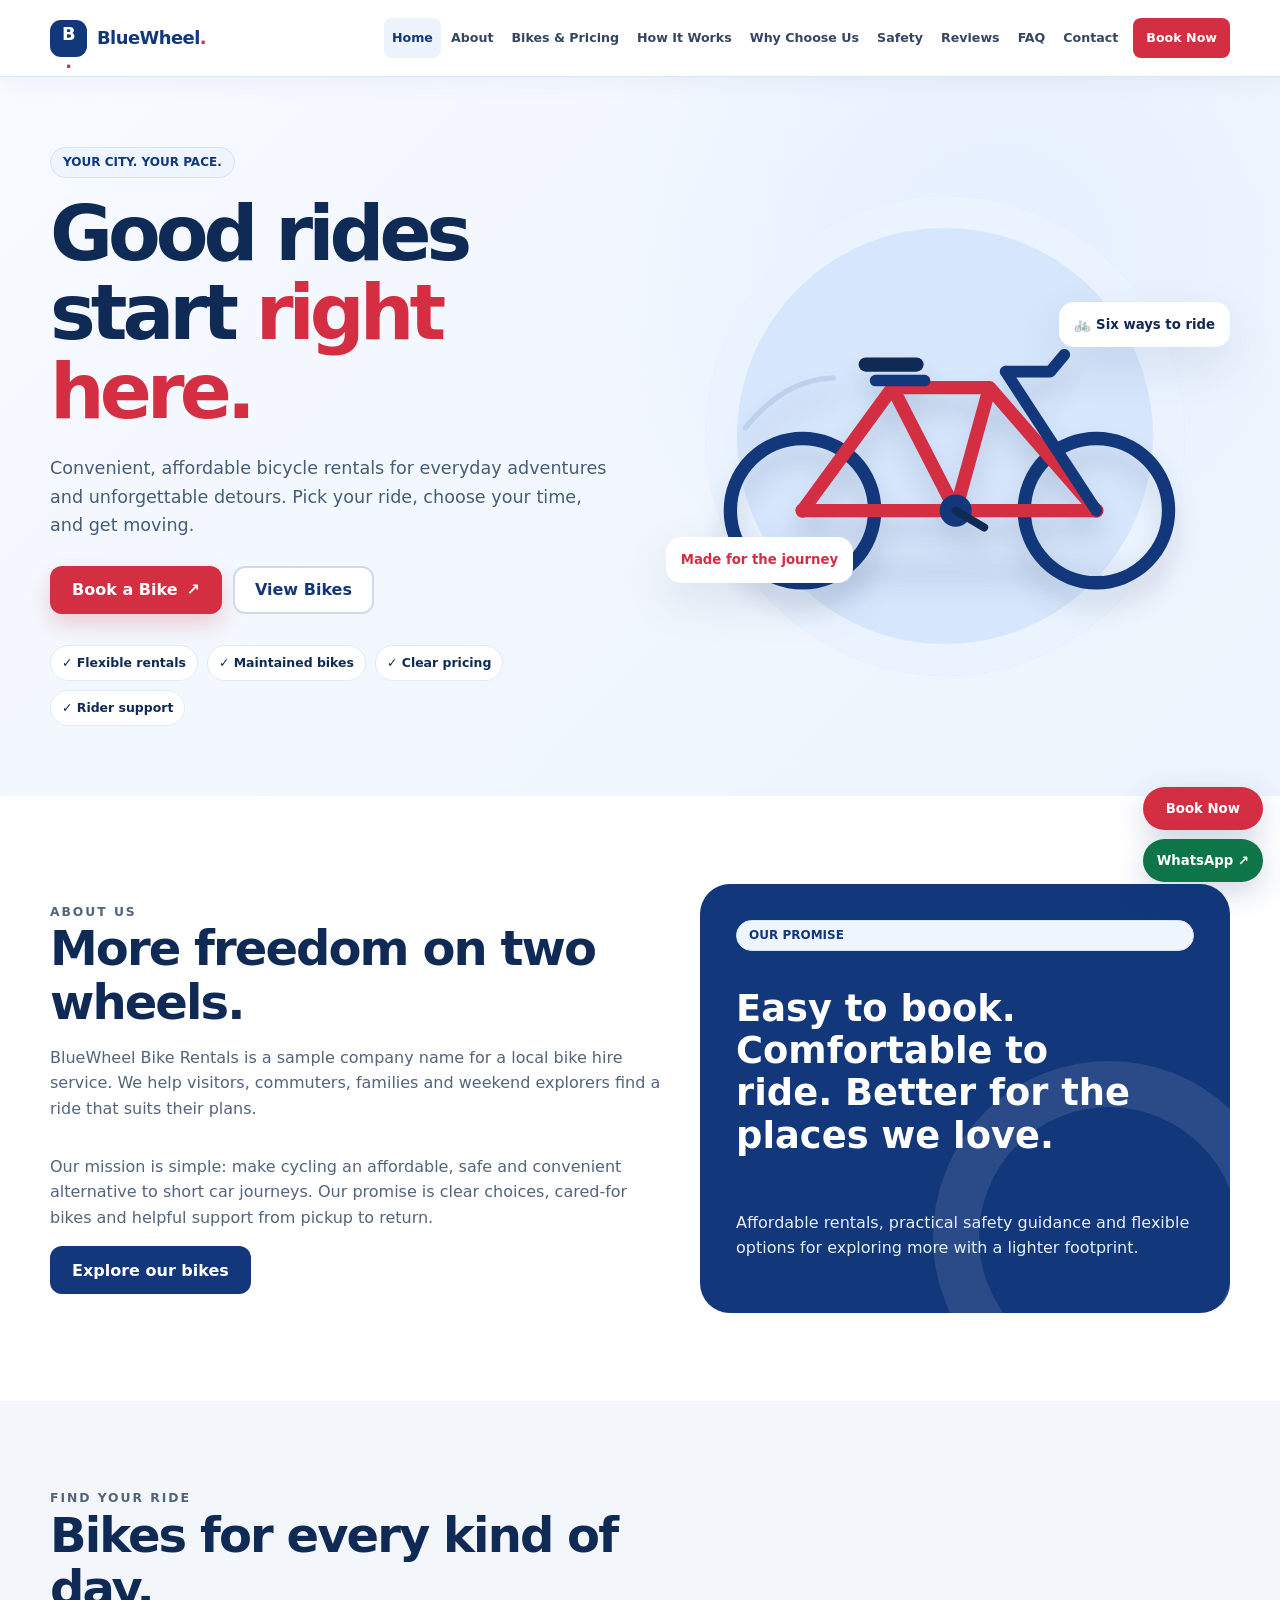
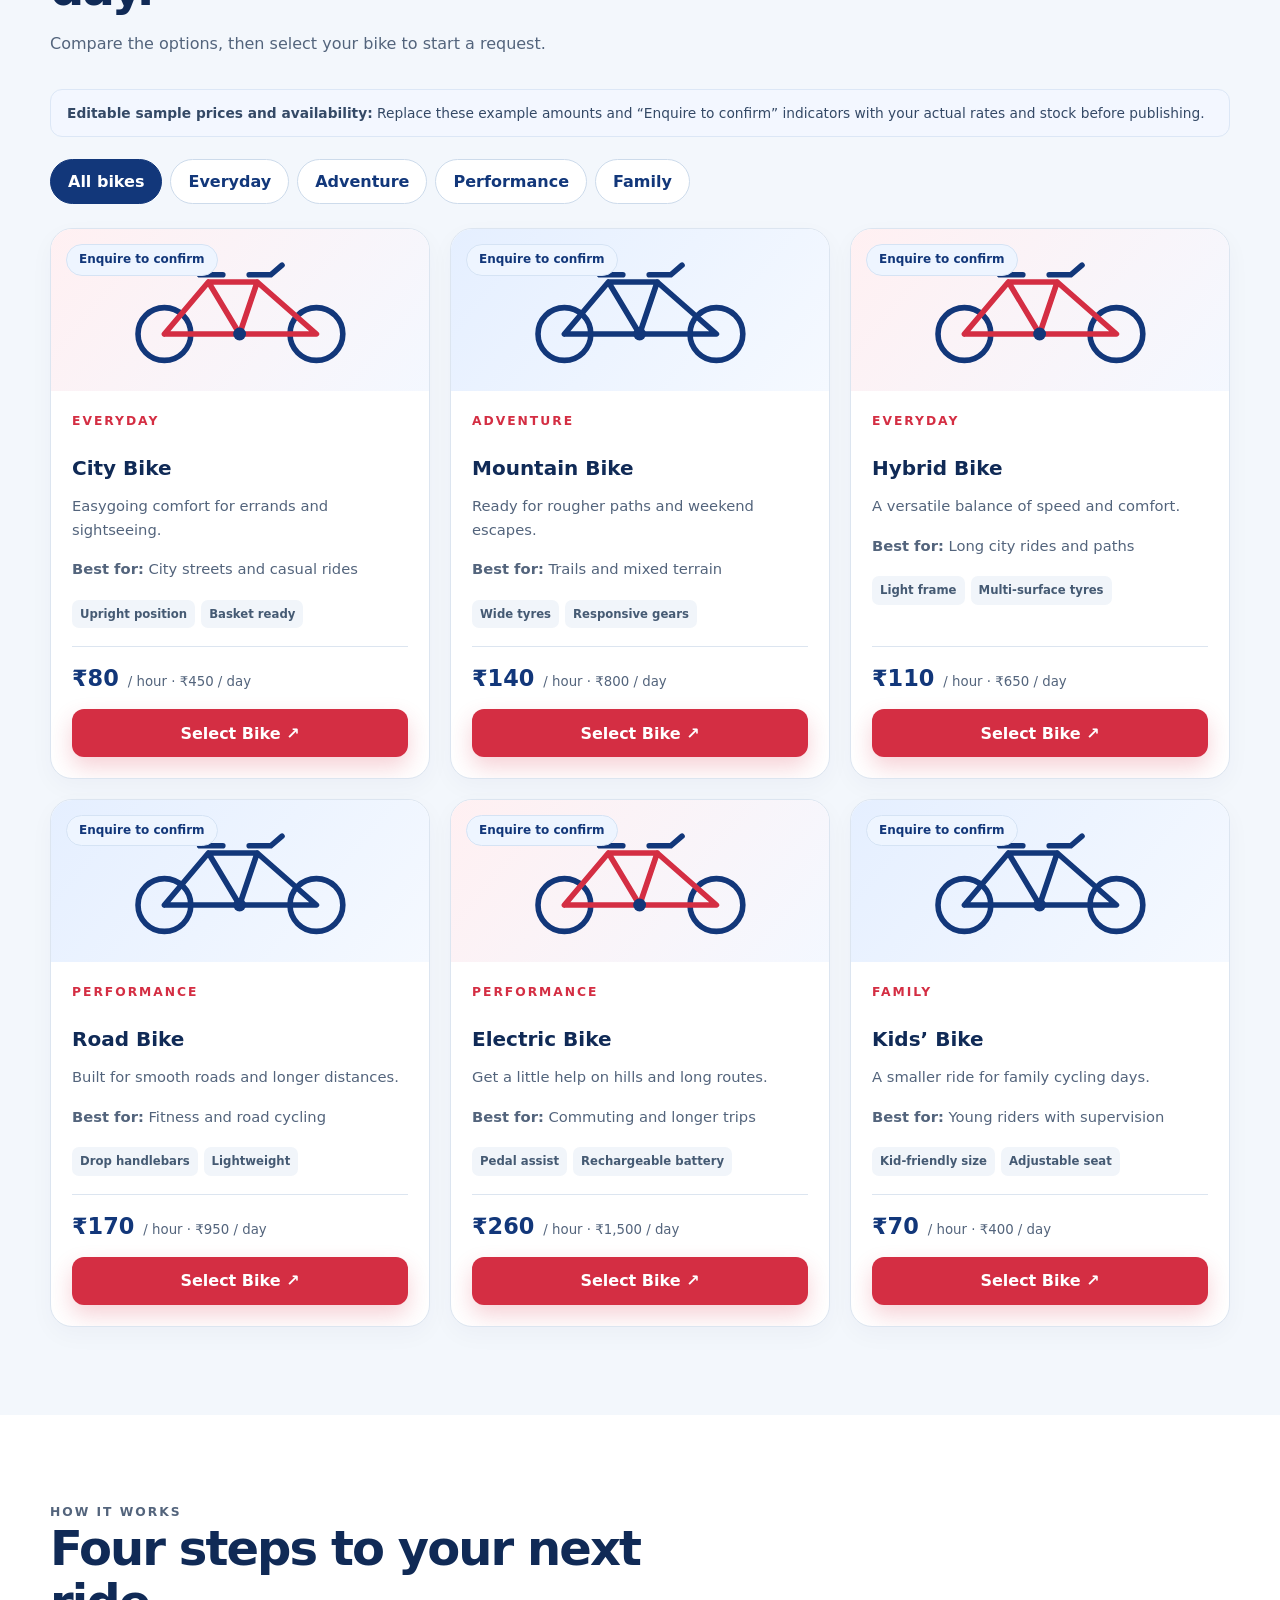
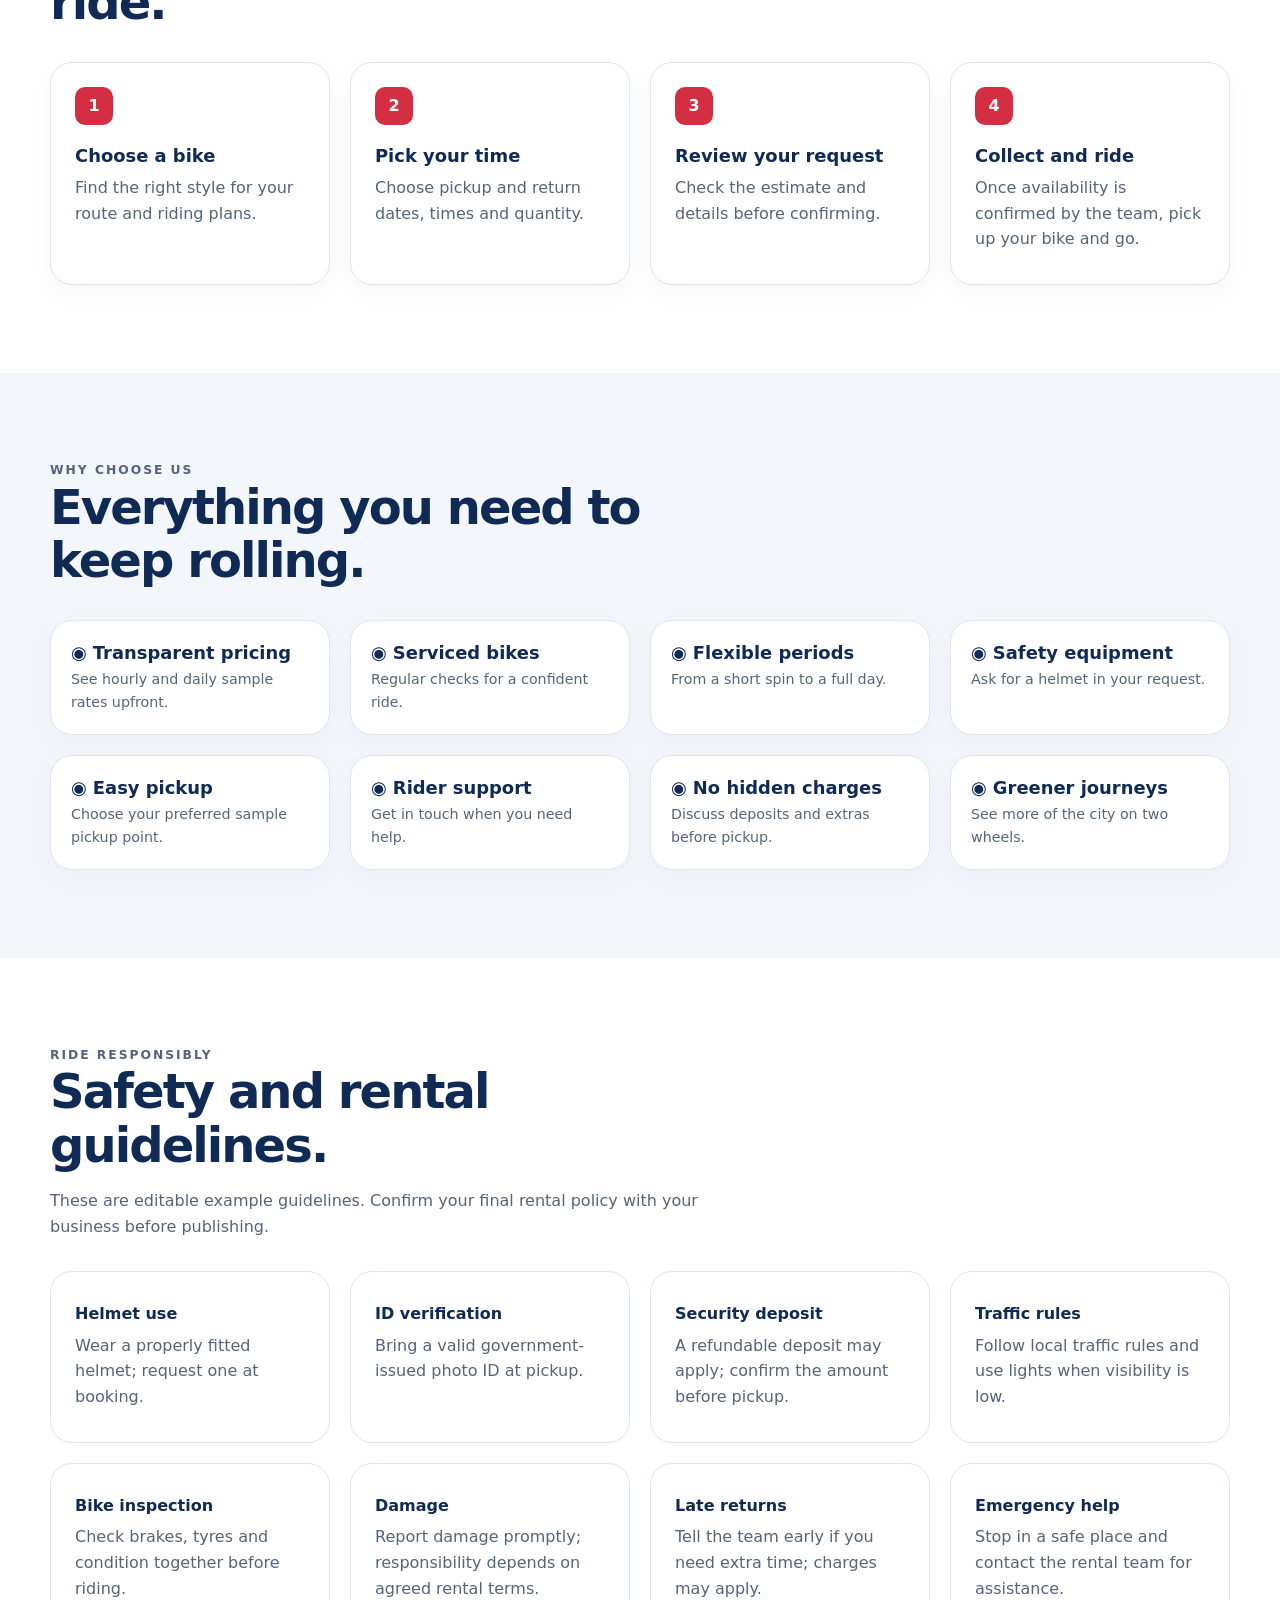
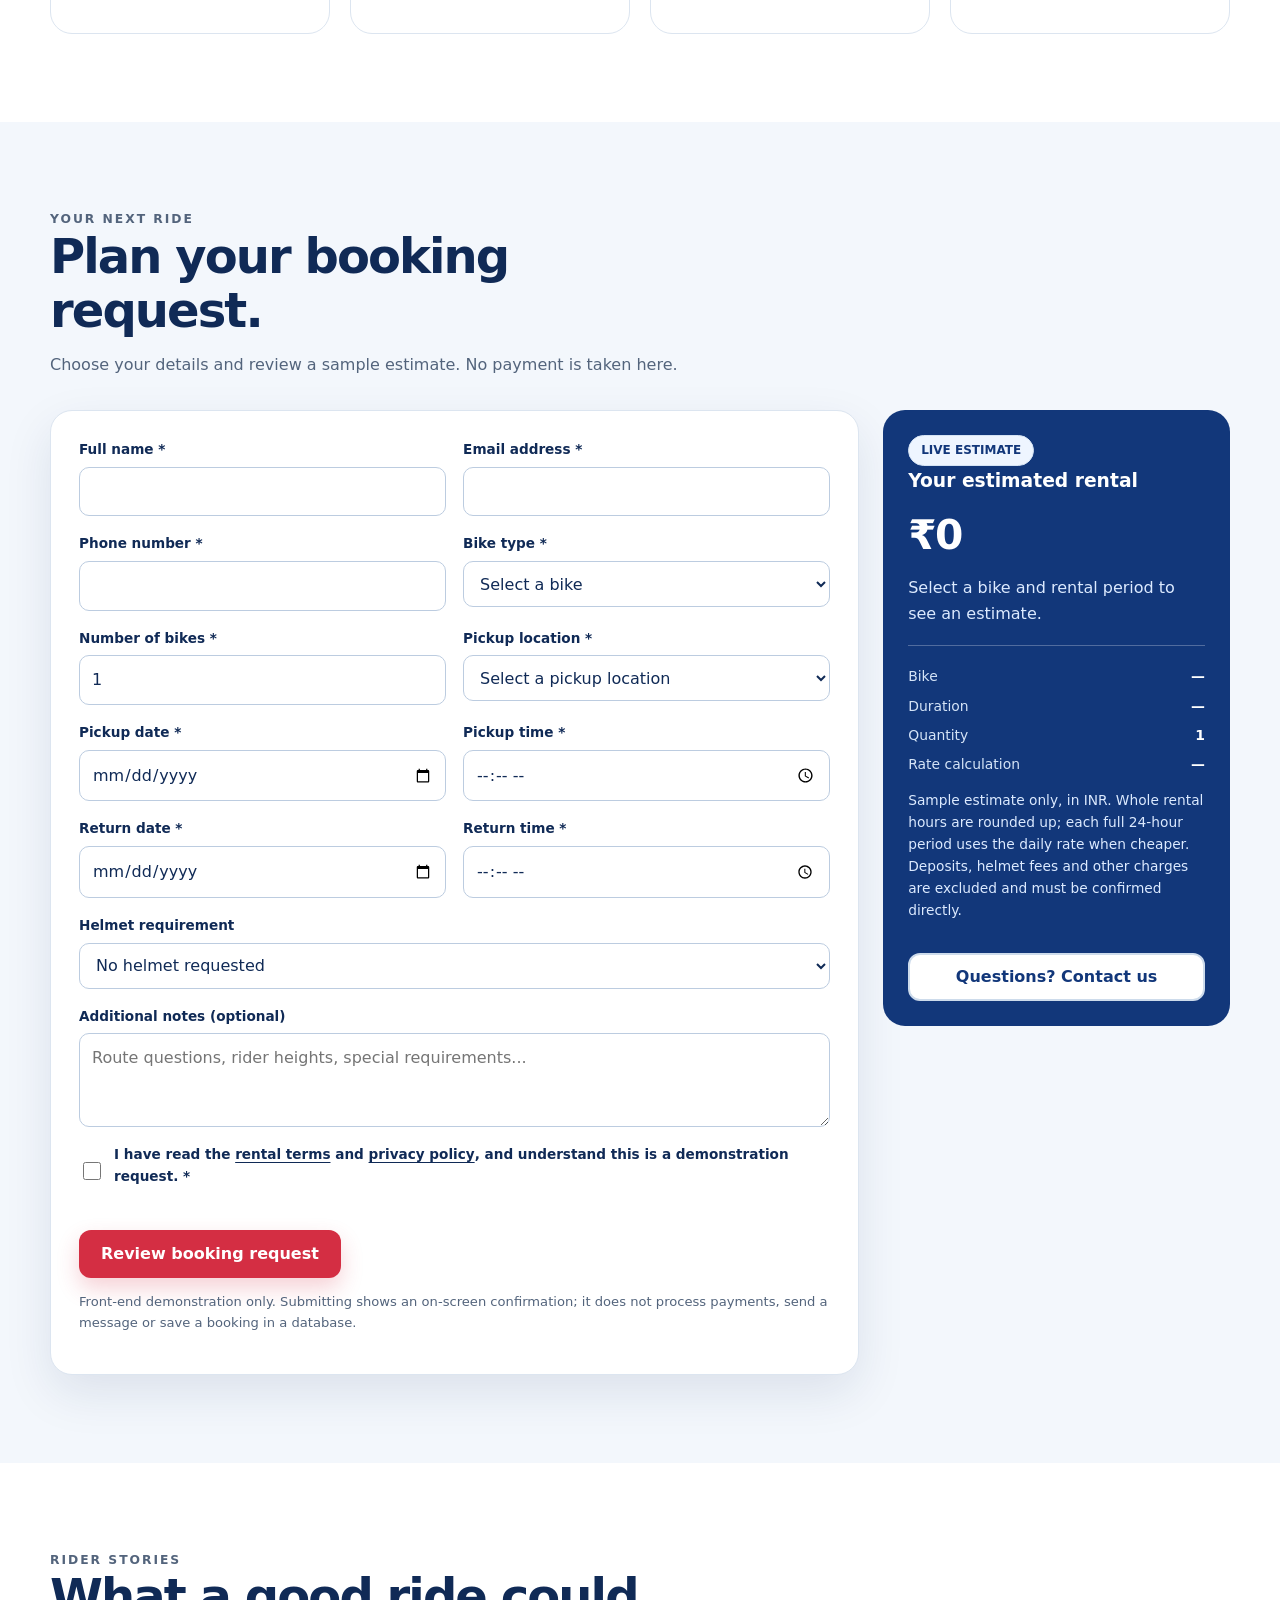
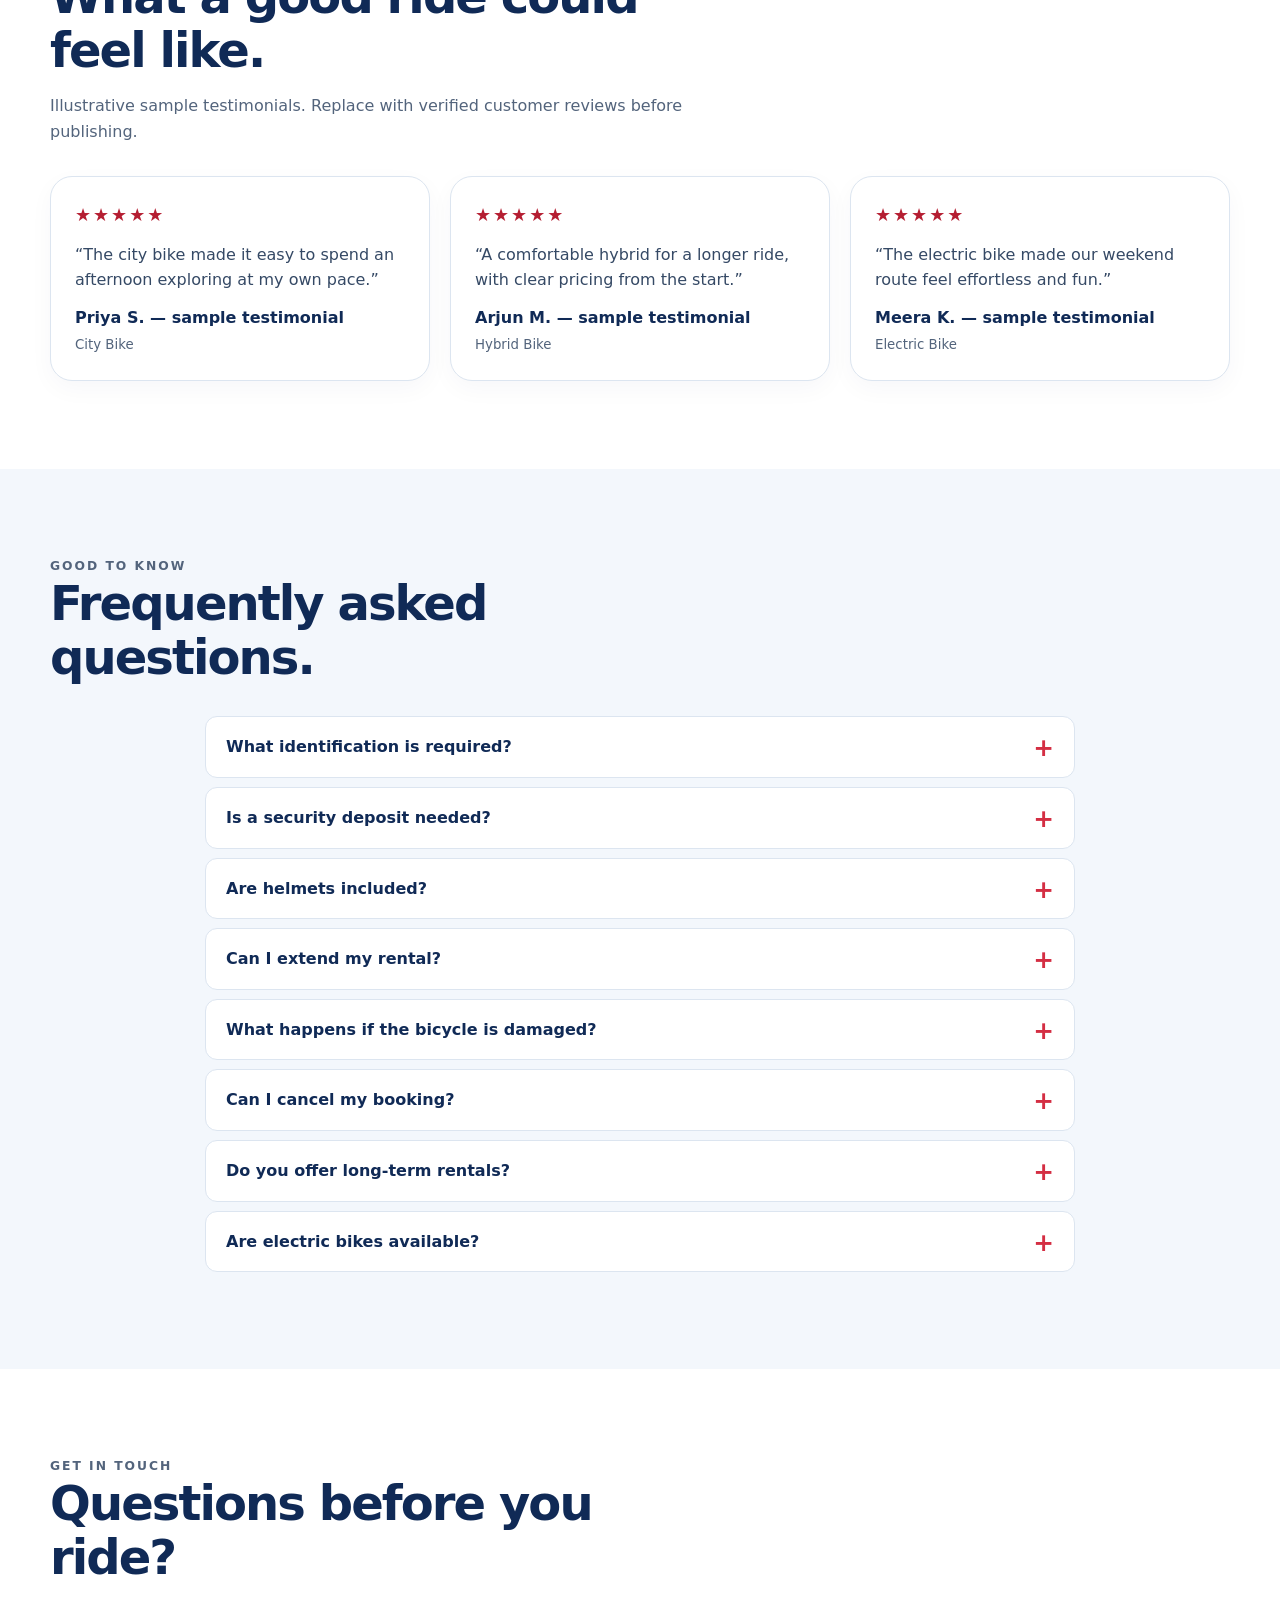
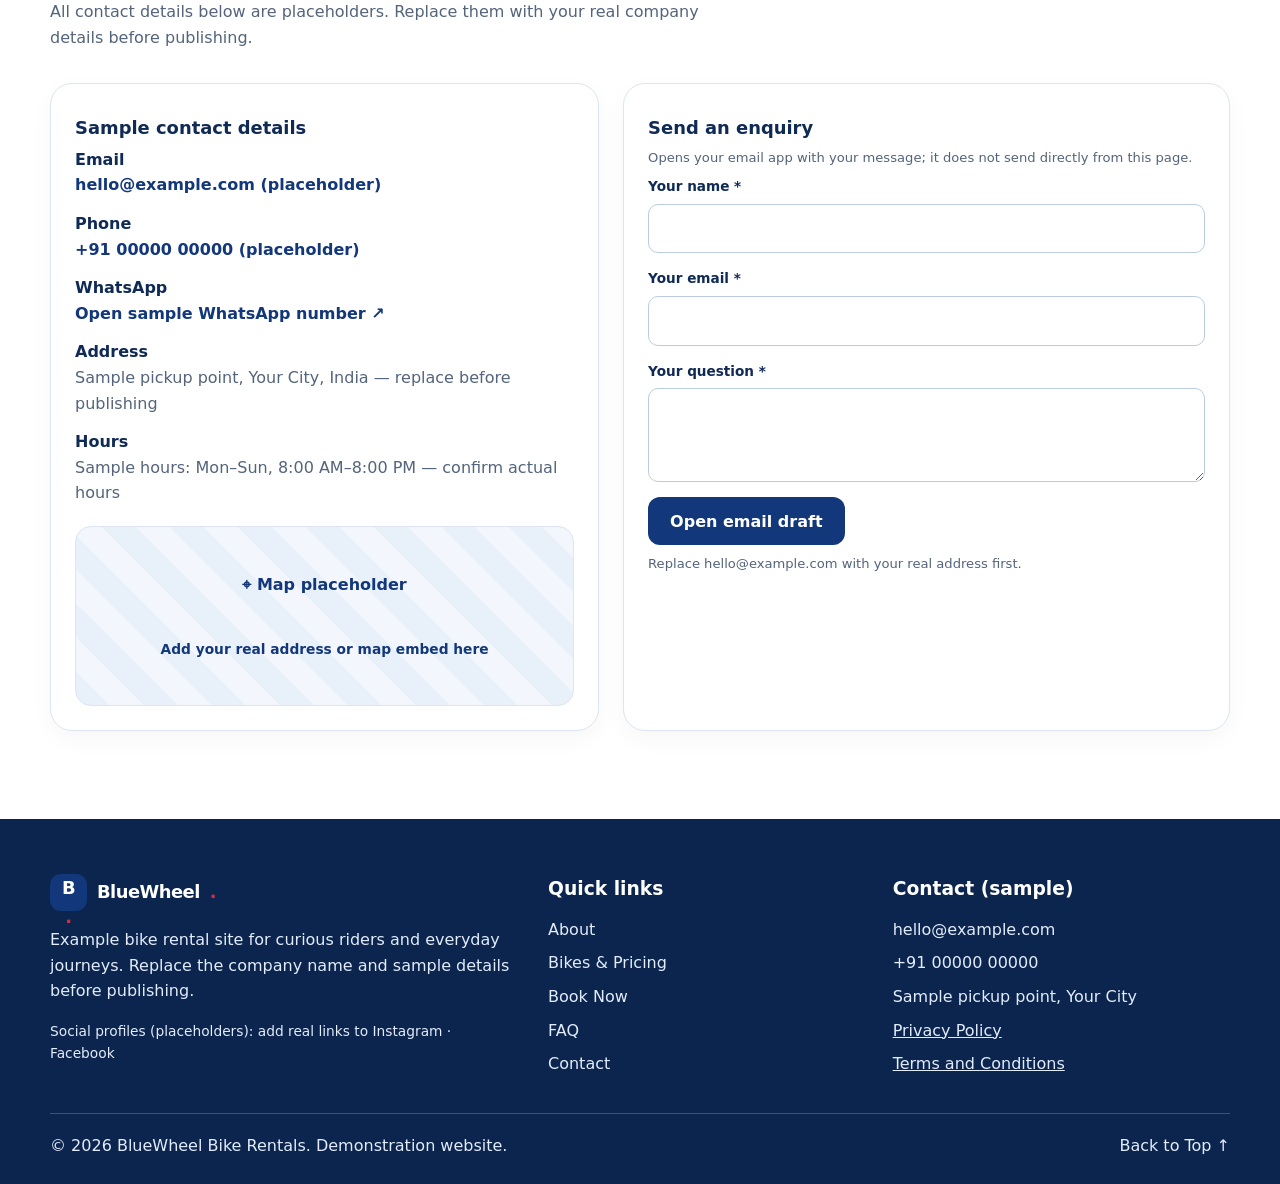
<file: BlueWheel-Bike-Rentals/index.html>
<!doctype html>
<html lang="en">
<head>
  <meta charset="utf-8">
  <meta name="viewport" content="width=device-width, initial-scale=1">
  <meta name="theme-color" content="#12377a">
  <meta name="description" content="Explore affordable city, mountain, hybrid, road, electric and kids' bike rentals. Compare sample prices and plan your next ride with BlueWheel Bike Rentals.">
  <meta name="keywords" content="bike rental, bicycle rental, cycle hire, city bike, mountain bike, electric bike, India">
  <title>BlueWheel Bike Rentals | Find your next ride</title>
  <style>
    /* EDIT BRAND COLOURS HERE. All artwork and icons below are embedded in this file. */
    :root{--blue:#12377a;--navy:#102a56;--red:#d42e43;--red-dark:#af1d32;--light:#f3f7fc;--line:#dce5f0;--muted:#53647c;--white:#fff;--shadow:0 18px 48px rgba(16,42,86,.10);--radius:22px}
    *{box-sizing:border-box}html{scroll-behavior:smooth;scroll-padding-top:104px}body{margin:0;color:var(--navy);font:16px/1.6 system-ui,-apple-system,Segoe UI,Roboto,Arial,sans-serif;background:#fff}body.dialog-open{overflow:hidden}button,input,select,textarea{font:inherit}button{cursor:pointer}a{color:inherit;text-decoration:none}img,svg{max-width:100%}section[id],header[id]{scroll-margin-top:105px}:focus-visible{outline:3px solid #e45a69;outline-offset:3px}.container{width:min(1180px,calc(100% - 40px));margin:auto}.section{padding:88px 0}.soft{background:var(--light)}.eyebrow{color:var(--red);font-size:.77rem;letter-spacing:.16em;font-weight:850;text-transform:uppercase;margin:0 0 12px}.section-heading{max-width:680px;margin-bottom:32px}.section-heading h2{font-size:clamp(2rem,4vw,3rem);line-height:1.12;letter-spacing:-.04em;margin:0 0 15px}.section-heading p{color:var(--muted);margin:0}.muted{color:var(--muted)}.small{font-size:.86rem}.pill{display:inline-flex;align-items:center;gap:6px;border:1px solid #d5e3f4;background:#eef5ff;color:var(--blue);border-radius:99px;padding:5px 12px;font-size:.75rem;font-weight:800}.btn{display:inline-flex;align-items:center;justify-content:center;gap:9px;min-height:48px;border:2px solid transparent;border-radius:12px;padding:11px 20px;font-weight:800;line-height:1.2;transition:transform .2s,background .2s,box-shadow .2s;text-align:center}.btn:hover{transform:translateY(-2px)}.btn-red{background:var(--red);color:#fff;box-shadow:0 10px 22px rgba(212,46,67,.22)}.btn-red:hover{background:var(--red-dark)}.btn-blue{background:var(--blue);color:#fff}.btn-blue:hover{background:#204c9c}.btn-outline{border-color:#cddbeb;background:#fff;color:var(--blue)}.btn-outline:hover{border-color:var(--blue)}.btn-small{min-height:42px;padding:9px 15px;font-size:.89rem}.link{color:var(--blue);text-decoration:underline;text-underline-offset:3px}.skip{position:absolute;left:12px;top:-70px;z-index:100;background:#fff;padding:10px}.skip:focus{top:10px}
    .site-header{position:sticky;top:0;z-index:40;background:rgba(255,255,255,.97);border-bottom:1px solid var(--line);box-shadow:0 6px 22px rgba(16,42,86,.045)}.nav-wrap{min-height:76px;display:flex;align-items:center;gap:18px}.brand{display:inline-flex;align-items:center;gap:10px;white-space:nowrap;font-size:1.12rem;font-weight:900;letter-spacing:-.03em;color:var(--blue)}.brand-mark{display:grid;place-items:center;height:37px;width:37px;border-radius:11px;background:var(--blue);color:#fff;font-weight:900}.brand .accent{color:var(--red)}.nav{display:flex;align-items:center;gap:2px;margin-left:auto}.nav a{display:inline-flex;align-items:center;min-height:40px;padding:6px 8px;font-size:.79rem;font-weight:750;border-radius:8px;white-space:nowrap;color:#344663}.nav a:hover,.nav a.active{background:#edf3fd;color:var(--blue)}.nav .nav-book{background:var(--red);color:#fff;margin-left:5px;padding-inline:13px}.nav .nav-book:hover,.nav .nav-book.active{background:var(--red-dark);color:#fff}.menu-toggle{display:none;margin-left:auto;border:1px solid var(--line);background:#fff;border-radius:10px;width:44px;height:44px;color:var(--blue);font-size:1.35rem;line-height:1}
    .hero{background:radial-gradient(circle at 78% 25%,#e5efff 0,transparent 37%),linear-gradient(135deg,#f7faff,#edf4fd);overflow:hidden}.hero-grid{display:grid;grid-template-columns:1fr 1fr;align-items:center;gap:40px;min-height:625px;padding:70px 0}.hero h1{font-size:clamp(2.8rem,6vw,5.3rem);line-height:1.03;letter-spacing:-.065em;margin:16px 0 23px;max-width:710px}.hero h1 em{font-style:normal;color:var(--red)}.hero-copy>p{font-size:1.1rem;color:#455d78;max-width:560px}.hero-actions{display:flex;flex-wrap:wrap;gap:11px;margin:27px 0}.trust-row{display:flex;flex-wrap:wrap;gap:9px;margin-top:31px}.trust-row span{background:#fff;border:1px solid #dfebf7;border-radius:99px;padding:7px 11px;font-size:.78rem;font-weight:700}.visual{position:relative;min-height:385px;display:grid;place-items:center}.visual:before{content:"";position:absolute;width:min(100%,480px);aspect-ratio:1;border-radius:50%;background:#d6e6fc;box-shadow:inset 0 0 0 32px #eaf3ff}.visual:after{content:"";position:absolute;inset:auto 12% 12% 12%;height:20px;background:#17386a;opacity:.12;filter:blur(13px);border-radius:50%}.bike-art{position:relative;z-index:1;filter:drop-shadow(0 18px 12px rgba(24,48,90,.16))}.visual-tag{position:absolute;z-index:2;right:0;top:15%;background:#fff;padding:12px 15px;border-radius:15px;box-shadow:var(--shadow);font-size:.83rem;font-weight:850}.visual-tag.bottom{left:1%;right:auto;top:auto;bottom:12%;color:var(--red)}
    .grid{display:grid;gap:20px}.three{grid-template-columns:repeat(3,minmax(0,1fr))}.four{grid-template-columns:repeat(4,minmax(0,1fr))}.two{grid-template-columns:repeat(2,minmax(0,1fr))}.card{background:#fff;border:1px solid var(--line);border-radius:var(--radius);box-shadow:0 8px 24px rgba(16,42,86,.035);padding:24px}.card h3{font-size:1.12rem;line-height:1.3;margin:8px 0}.card p{color:var(--muted);margin:8px 0}.icon-tile{display:grid;place-items:center;width:46px;height:46px;background:#e9f1ff;color:var(--blue);border-radius:13px;font-size:1.3rem;font-weight:900}.about-grid{display:grid;grid-template-columns:1.08fr .92fr;gap:28px;align-items:center}.about-panel{background:var(--blue);color:white;border-radius:30px;padding:36px;min-height:315px;display:flex;flex-direction:column;justify-content:space-between;position:relative;overflow:hidden}.about-panel:before{content:"";position:absolute;right:-55px;bottom:-100px;width:260px;height:260px;border:46px solid rgba(255,255,255,.10);border-radius:50%}.about-panel h3{font-size:clamp(1.5rem,3vw,2.3rem);line-height:1.15;max-width:400px}.about-panel p{color:#e5efff;max-width:460px}.about-panel>*{position:relative}.filter-bar{display:flex;gap:8px;flex-wrap:wrap;margin:22px 0 24px}.filter{background:#fff;border:1px solid #cddbeb;border-radius:99px;padding:9px 17px;color:var(--blue);font-weight:750}.filter:hover,.filter[aria-pressed="true"]{background:var(--blue);border-color:var(--blue);color:#fff}.bike-card{padding:0;overflow:hidden;display:flex;flex-direction:column}.bike-image{height:162px;display:grid;place-items:center;position:relative;background:linear-gradient(130deg,#e5efff,#f5f9ff)}.bike-image.red{background:linear-gradient(130deg,#fff0f2,#f4f8ff)}.bike-image svg{width:78%;height:120px}.bike-image .tag{position:absolute;left:15px;top:15px}.bike-body{padding:21px;display:flex;flex-direction:column;flex:1}.bike-body h3{font-size:1.25rem;margin:11px 0 5px}.bike-body p{font-size:.92rem}.bike-features{display:flex;flex-wrap:wrap;gap:6px;margin:11px 0 18px}.bike-features span{background:#f1f5fa;padding:5px 8px;border-radius:7px;font-size:.73rem;color:#455a73;font-weight:750}.price-line{display:flex;align-items:baseline;gap:9px;border-top:1px solid var(--line);padding:14px 0 12px;margin-top:auto}.price-line strong{color:var(--blue);font-size:1.4rem}.price-line small{color:var(--muted)}.bike-body .btn{width:100%}.sample-note{padding:12px 16px;border:1px solid #dce7f6;border-radius:12px;background:#f3f7ff;color:#344966;font-size:.86rem}.steps .card{position:relative}.step-num{display:grid;place-items:center;width:38px;height:38px;border-radius:10px;background:var(--red);color:#fff;font-weight:900}.steps .card h3{margin-top:19px}.benefit-list .card{padding:20px}.benefit-list .card h3{margin:0 0 4px}.benefit-list .card p{font-size:.89rem;margin:0}.guidelines .card{box-shadow:none}.guidelines .card h3{font-size:1rem}.review-stars{color:#b51e32;letter-spacing:2px;font-size:1.12rem}.review-card blockquote{margin:12px 0;color:#354965}.review-card strong{display:block}.review-card small{color:var(--muted)}
    .booking-layout{display:grid;grid-template-columns:1.4fr .6fr;gap:24px;align-items:start}.booking-form{background:#fff;border:1px solid var(--line);border-radius:var(--radius);padding:28px;box-shadow:var(--shadow)}.form-grid{display:grid;grid-template-columns:repeat(2,minmax(0,1fr));gap:17px}.field{display:flex;flex-direction:column;gap:6px}.field.full{grid-column:1/-1}.field label,.field>span{font-size:.85rem;font-weight:800}.field input,.field select,.field textarea{width:100%;border:1.5px solid #bccce0;border-radius:10px;background:#fff;color:var(--navy);padding:11px 12px;min-height:46px}.field textarea{min-height:94px;resize:vertical}.field input:focus,.field select:focus,.field textarea:focus{border-color:var(--blue);outline:2px solid #d9e6ff}.field input[aria-invalid="true"],.field select[aria-invalid="true"]{border-color:var(--red)}.check-row{display:flex;gap:10px;align-items:flex-start;font-size:.9rem}.check-row input{width:18px;height:18px;flex:none;margin-top:4px;accent-color:var(--blue)}.estimate-card{background:var(--blue);color:#fff;border-radius:var(--radius);padding:25px;position:sticky;top:98px}.estimate-card p{color:#dceaff}.estimate-card h3{margin:0 0 16px}.estimate-card .amount{font-size:2.55rem;line-height:1.15;font-weight:900;letter-spacing:-.04em}.estimate-card .btn{width:100%;margin-top:18px}.estimate-card dl{display:grid;grid-template-columns:1fr auto;gap:7px;font-size:.87rem}.estimate-card dt{color:#d5e4f7}.estimate-card dd{margin:0;text-align:right;font-weight:750}.estimate-card hr{border:0;border-top:1px solid #ffffff44;margin:19px 0}.hint{font-size:.82rem;color:var(--muted)}.error{color:var(--red-dark);font-size:.85rem;font-weight:750;min-height:1.2em;margin:8px 0}.status{border-radius:12px;padding:12px 16px;margin:15px 0;background:#e7f6ed;color:#145435;border:1px solid #bfe7cb}.status[hidden],[hidden]{display:none!important}.faq-list{max-width:870px;margin:auto}.faq-list details{background:#fff;border:1px solid var(--line);border-radius:12px;margin:9px 0;padding:0 20px}.faq-list summary{cursor:pointer;list-style:none;padding:17px 28px 17px 0;font-weight:800;position:relative}.faq-list summary::-webkit-details-marker{display:none}.faq-list summary:after{content:"+";position:absolute;right:0;top:11px;font-size:1.55rem;color:var(--red)}.faq-list details[open] summary:after{content:"−"}.faq-list details p{margin:0 0 18px;color:var(--muted)}.contact-grid{display:grid;grid-template-columns:.95fr 1.05fr;gap:24px}.contact-links{display:grid;gap:13px}.contact-links a{color:var(--blue);font-weight:750;overflow-wrap:anywhere}.map-placeholder{background:repeating-linear-gradient(45deg,#e8f0fa,#e8f0fa 24px,#f3f7fd 24px,#f3f7fd 48px);border:1px solid var(--line);border-radius:16px;min-height:180px;display:grid;place-items:center;text-align:center;padding:25px;color:var(--blue);font-weight:800;margin-top:20px}.contact-form .field{margin:0 0 15px}.footer{background:#0c254e;color:#e2ecfa;padding:55px 0 26px}.footer h3{color:white;margin:0 0 13px}.footer-grid{display:grid;grid-template-columns:1.5fr 1fr 1.1fr;gap:38px}.footer a{color:#e2ecfa}.footer a:hover{text-decoration:underline}.footer ul{list-style:none;padding:0;margin:0;display:grid;gap:8px}.footer-bottom{border-top:1px solid #ffffff33;margin-top:35px;padding-top:19px;display:flex;justify-content:space-between;flex-wrap:wrap;gap:12px}.text-button{border:0;background:none;padding:0;color:inherit;text-decoration:underline;cursor:pointer}.float-actions{position:fixed;right:17px;bottom:18px;z-index:30;display:grid;gap:9px}.float-actions a{display:inline-flex;justify-content:center;align-items:center;box-shadow:0 10px 30px #12377a33;border-radius:99px;min-height:43px;padding:8px 14px;font-size:.83rem;font-weight:850}.float-book{background:var(--red);color:white}.float-wa{background:#0d7548;color:white}
    .modal{border:0;border-radius:20px;padding:0;max-width:min(580px,calc(100% - 28px));width:100%;box-shadow:0 24px 70px #0b224d55;color:var(--navy)}.modal::backdrop{background:#071d3d99}.modal-inner{padding:25px}.modal-top{display:flex;justify-content:space-between;align-items:start;gap:14px}.modal h2{margin:0;font-size:1.6rem}.close{border:0;background:#edf3fb;border-radius:9px;color:var(--blue);width:37px;height:37px;font-size:1.35rem;line-height:1}.summary-rows{display:grid;grid-template-columns:1fr 1.5fr;gap:8px;border-top:1px solid var(--line);padding-top:15px;margin:17px 0}.summary-rows dt{color:var(--muted)}.summary-rows dd{margin:0;font-weight:750;overflow-wrap:anywhere}.modal-actions{display:flex;gap:10px;flex-wrap:wrap}.modal-scroll{max-height:min(70vh,640px);overflow:auto}.reveal{opacity:0;transform:translateY(18px);transition:opacity .5s,transform .5s}.reveal.visible{opacity:1;transform:none}
    @media(max-width:1100px){.menu-toggle{display:block}.nav{display:none;position:absolute;top:76px;left:0;right:0;background:white;box-shadow:var(--shadow);padding:15px 20px 22px;max-height:calc(100vh - 76px);overflow:auto;flex-direction:column;align-items:stretch}.nav.open{display:flex}.nav a{font-size:.96rem;padding:10px 14px}.nav .nav-book{margin:8px 0 0}.three{grid-template-columns:repeat(2,minmax(0,1fr))}.four{grid-template-columns:repeat(2,minmax(0,1fr))}}
    @media(max-width:760px){.section{padding:65px 0}.hero-grid,.about-grid,.booking-layout,.contact-grid{grid-template-columns:1fr}.hero-grid{gap:0;padding:57px 0 40px;min-height:0}.hero h1{font-size:clamp(2.75rem,10vw,4.6rem)}.visual{min-height:290px}.visual:before{max-width:330px}.visual-tag{right:3%;top:12%}.visual-tag.bottom{left:2%}.bike-art{max-width:400px}.estimate-card{position:static}.footer-grid{grid-template-columns:repeat(2,1fr)}.footer-grid>div:first-child{grid-column:1/-1}}
    @media(max-width:530px){.container{width:min(100% - 30px,1180px)}.three,.four,.two,.form-grid,.footer-grid{grid-template-columns:1fr}.field.full{grid-column:auto}.footer-grid>div:first-child{grid-column:auto}.hero-actions .btn{flex:1}.visual-tag{font-size:.72rem}.booking-form{padding:20px}.float-actions{right:10px;bottom:10px}.float-actions a{min-height:40px;padding:7px 10px;font-size:.73rem}.summary-rows{grid-template-columns:1fr;gap:1px}.summary-rows dd{margin-bottom:10px}}
    @media(prefers-reduced-motion:reduce){html{scroll-behavior:auto}*,*:before,*:after{animation-duration:.01ms!important;transition-duration:.01ms!important}.reveal{opacity:1;transform:none}}
  </style>
</head>
<body>
  <a class="skip" href="#main">Skip to main content</a>
  <header class="site-header" id="home"><div class="container nav-wrap">
    <!-- EDIT COMPANY NAME HERE and in the footer, title, and README. -->
    <a class="brand" href="#home" aria-label="BlueWheel Bike Rentals, home"><span class="brand-mark" aria-hidden="true">B<span class="accent">.</span></span><span>BlueWheel<span class="accent">.</span></span></a>
    <button class="menu-toggle" id="menuToggle" type="button" aria-label="Open navigation menu" aria-controls="nav" aria-expanded="false">☰</button>
    <nav class="nav" id="nav" aria-label="Main navigation"><a href="#home">Home</a><a href="#about">About</a><a href="#bikes">Bikes &amp; Pricing</a><a href="#how">How It Works</a><a href="#why">Why Choose Us</a><a href="#safety">Safety</a><a href="#reviews">Reviews</a><a href="#faq">FAQ</a><a href="#contact">Contact</a><a class="nav-book" href="#booking">Book Now</a></nav>
  </div></header>
  <main id="main">
    <section class="hero" aria-labelledby="hero-title"><div class="container hero-grid"><div class="hero-copy"><span class="pill">YOUR CITY. YOUR PACE.</span><h1 id="hero-title">Good rides start <em>right here.</em></h1><p>Convenient, affordable bicycle rentals for everyday adventures and unforgettable detours. Pick your ride, choose your time, and get moving.</p><div class="hero-actions"><a href="#booking" class="btn btn-red">Book a Bike <span aria-hidden="true">↗</span></a><a href="#bikes" class="btn btn-outline">View Bikes</a></div><div class="trust-row" aria-label="Rental highlights"><span>✓ Flexible rentals</span><span>✓ Maintained bikes</span><span>✓ Clear pricing</span><span>✓ Rider support</span></div></div><div class="visual" role="img" aria-label="Illustration of a red and blue bicycle"><svg class="bike-art" viewBox="0 0 640 390" aria-hidden="true"><circle cx="160" cy="278" r="81" fill="none" stroke="#12377a" stroke-width="15"/><circle cx="490" cy="278" r="81" fill="none" stroke="#12377a" stroke-width="15"/><circle cx="160" cy="278" r="8" fill="#d42e43"/><circle cx="490" cy="278" r="8" fill="#d42e43"/><path d="M160 278 261 140 332 278H160m101-138 109 0 120 138H332m38-138-38 138" fill="none" stroke="#d42e43" stroke-width="15" stroke-linecap="round" stroke-linejoin="round"/><path d="M242 132h55m91-10h50l16-19m-66 19 102 156" fill="none" stroke="#12377a" stroke-width="13" stroke-linecap="round" stroke-linejoin="round"/><path d="M231 114h57" stroke="#102a56" stroke-width="16" stroke-linecap="round"/><circle cx="332" cy="278" r="18" fill="#12377a"/><path d="m332 278 32 19" stroke="#102a56" stroke-width="9" stroke-linecap="round"/><path d="M96 185c28-35 62-55 99-56" fill="none" stroke="#bdd1ee" stroke-width="6" stroke-linecap="round"/></svg><div class="visual-tag">🚲 Six ways to ride</div><div class="visual-tag bottom">Made for the journey</div></div></div></section>
    <section class="section" id="about"><div class="container about-grid"><div class="reveal"><div class="section-heading"><p class="eyebrow">About us</p><h2>More freedom on two wheels.</h2><p>BlueWheel Bike Rentals is a sample company name for a local bike hire service. We help visitors, commuters, families and weekend explorers find a ride that suits their plans.</p></div><p class="muted">Our mission is simple: make cycling an affordable, safe and convenient alternative to short car journeys. Our promise is clear choices, cared-for bikes and helpful support from pickup to return.</p><a href="#bikes" class="btn btn-blue">Explore our bikes</a></div><div class="about-panel reveal"><span class="pill">OUR PROMISE</span><h3>Easy to book. Comfortable to ride. Better for the places we love.</h3><p>Affordable rentals, practical safety guidance and flexible options for exploring more with a lighter footprint.</p></div></div></section>
    <section class="section soft" id="bikes"><div class="container"><div class="section-heading reveal"><p class="eyebrow">Find your ride</p><h2>Bikes for every kind of day.</h2><p>Compare the options, then select your bike to start a request.</p></div><p class="sample-note"><strong>Editable sample prices and availability:</strong> Replace these example amounts and “Enquire to confirm” indicators with your actual rates and stock before publishing.</p><div class="filter-bar" role="group" aria-label="Filter bikes by category"><button type="button" class="filter" data-filter="all" aria-pressed="true">All bikes</button><button type="button" class="filter" data-filter="everyday" aria-pressed="false">Everyday</button><button type="button" class="filter" data-filter="adventure" aria-pressed="false">Adventure</button><button type="button" class="filter" data-filter="performance" aria-pressed="false">Performance</button><button type="button" class="filter" data-filter="family" aria-pressed="false">Family</button></div><div class="grid three" id="bikeGrid"></div></div></section>
    <section class="section" id="how"><div class="container"><div class="section-heading reveal"><p class="eyebrow">How it works</p><h2>Four steps to your next ride.</h2></div><div class="grid four steps"><article class="card reveal"><div class="step-num">1</div><h3>Choose a bike</h3><p>Find the right style for your route and riding plans.</p></article><article class="card reveal"><div class="step-num">2</div><h3>Pick your time</h3><p>Choose pickup and return dates, times and quantity.</p></article><article class="card reveal"><div class="step-num">3</div><h3>Review your request</h3><p>Check the estimate and details before confirming.</p></article><article class="card reveal"><div class="step-num">4</div><h3>Collect and ride</h3><p>Once availability is confirmed by the team, pick up your bike and go.</p></article></div></div></section>
    <section class="section soft" id="why"><div class="container"><div class="section-heading reveal"><p class="eyebrow">Why choose us</p><h2>Everything you need to keep rolling.</h2></div><div class="grid four benefit-list"><article class="card reveal"><h3>◉ Transparent pricing</h3><p>See hourly and daily sample rates upfront.</p></article><article class="card reveal"><h3>◉ Serviced bikes</h3><p>Regular checks for a confident ride.</p></article><article class="card reveal"><h3>◉ Flexible periods</h3><p>From a short spin to a full day.</p></article><article class="card reveal"><h3>◉ Safety equipment</h3><p>Ask for a helmet in your request.</p></article><article class="card reveal"><h3>◉ Easy pickup</h3><p>Choose your preferred sample pickup point.</p></article><article class="card reveal"><h3>◉ Rider support</h3><p>Get in touch when you need help.</p></article><article class="card reveal"><h3>◉ No hidden charges</h3><p>Discuss deposits and extras before pickup.</p></article><article class="card reveal"><h3>◉ Greener journeys</h3><p>See more of the city on two wheels.</p></article></div></div></section>
    <section class="section" id="safety"><div class="container"><div class="section-heading reveal"><p class="eyebrow">Ride responsibly</p><h2>Safety and rental guidelines.</h2><p>These are editable example guidelines. Confirm your final rental policy with your business before publishing.</p></div><div class="grid four guidelines"><article class="card"><h3>Helmet use</h3><p>Wear a properly fitted helmet; request one at booking.</p></article><article class="card"><h3>ID verification</h3><p>Bring a valid government-issued photo ID at pickup.</p></article><article class="card"><h3>Security deposit</h3><p>A refundable deposit may apply; confirm the amount before pickup.</p></article><article class="card"><h3>Traffic rules</h3><p>Follow local traffic rules and use lights when visibility is low.</p></article><article class="card"><h3>Bike inspection</h3><p>Check brakes, tyres and condition together before riding.</p></article><article class="card"><h3>Damage</h3><p>Report damage promptly; responsibility depends on agreed rental terms.</p></article><article class="card"><h3>Late returns</h3><p>Tell the team early if you need extra time; charges may apply.</p></article><article class="card"><h3>Emergency help</h3><p>Stop in a safe place and contact the rental team for assistance.</p></article></div></div></section>
    <section class="section soft" id="booking"><div class="container"><div class="section-heading reveal"><p class="eyebrow">Your next ride</p><h2>Plan your booking request.</h2><p>Choose your details and review a sample estimate. No payment is taken here.</p></div><div class="booking-layout"><form class="booking-form" id="bookingForm" novalidate><div class="form-grid"><div class="field"><label for="customerName">Full name *</label><input id="customerName" name="name" autocomplete="name" required minlength="2"></div><div class="field"><label for="customerEmail">Email address *</label><input id="customerEmail" name="email" type="email" autocomplete="email" required></div><div class="field"><label for="customerPhone">Phone number *</label><input id="customerPhone" name="phone" type="tel" autocomplete="tel" inputmode="tel" required pattern="[+0-9() .-]{7,20}" title="Enter a phone number with 7 to 20 characters, using digits and optional + ( ) spaces, dots or hyphens."></div><div class="field"><label for="bikeType">Bike type *</label><select id="bikeType" name="bike" required><option value="">Select a bike</option></select></div><div class="field"><label for="bikeCount">Number of bikes *</label><input id="bikeCount" name="count" type="number" min="1" max="10" step="1" value="1" required></div><div class="field"><label for="pickupLocation">Pickup location *</label><select id="pickupLocation" name="pickupLocation" required><option value="">Select a pickup location</option><option>Sample: Central pickup point</option><option>Sample: Riverside pickup point</option></select></div><div class="field"><label for="pickupDate">Pickup date *</label><input id="pickupDate" name="pickupDate" type="date" required></div><div class="field"><label for="pickupTime">Pickup time *</label><input id="pickupTime" name="pickupTime" type="time" required></div><div class="field"><label for="returnDate">Return date *</label><input id="returnDate" name="returnDate" type="date" required></div><div class="field"><label for="returnTime">Return time *</label><input id="returnTime" name="returnTime" type="time" required></div><div class="field full"><label for="helmet">Helmet requirement</label><select id="helmet" name="helmet"><option value="no">No helmet requested</option><option value="yes">Yes, please request helmets</option></select></div><div class="field full"><label for="notes">Additional notes (optional)</label><textarea id="notes" name="notes" maxlength="500" placeholder="Route questions, rider heights, special requirements..."></textarea></div><div class="field full"><label class="check-row" for="agreement"><input type="checkbox" id="agreement" name="agreement" required><span>I have read the <button class="text-button link" type="button" data-modal="termsDialog">rental terms</button> and <button class="text-button link" type="button" data-modal="privacyDialog">privacy policy</button>, and understand this is a demonstration request. *</span></label></div></div><p class="error" id="formError" role="alert" aria-live="polite"></p><button class="btn btn-red" type="submit">Review booking request</button><p class="hint">Front-end demonstration only. Submitting shows an on-screen confirmation; it does not process payments, send a message or save a booking in a database.</p><p class="status" id="bookingSuccess" role="status" hidden></p></form><aside class="estimate-card" aria-live="polite"><span class="pill">LIVE ESTIMATE</span><h3>Your estimated rental</h3><div class="amount" id="estimateAmount">₹0</div><p id="estimateMessage">Select a bike and rental period to see an estimate.</p><hr><dl><dt>Bike</dt><dd id="estimateBike">—</dd><dt>Duration</dt><dd id="estimateDuration">—</dd><dt>Quantity</dt><dd id="estimateCount">1</dd><dt>Rate calculation</dt><dd id="estimateBreakdown">—</dd></dl><p class="small">Sample estimate only, in INR. Whole rental hours are rounded up; each full 24-hour period uses the daily rate when cheaper. Deposits, helmet fees and other charges are excluded and must be confirmed directly.</p><a class="btn btn-outline" href="#contact">Questions? Contact us</a></aside></div></div></section>
    <section class="section" id="reviews"><div class="container"><div class="section-heading reveal"><p class="eyebrow">Rider stories</p><h2>What a good ride could feel like.</h2><p>Illustrative sample testimonials. Replace with verified customer reviews before publishing.</p></div><div class="grid three"><article class="card review-card"><div class="review-stars" aria-label="5 out of 5 stars">★★★★★</div><blockquote>“The city bike made it easy to spend an afternoon exploring at my own pace.”</blockquote><strong>Priya S. — sample testimonial</strong><small>City Bike</small></article><article class="card review-card"><div class="review-stars" aria-label="5 out of 5 stars">★★★★★</div><blockquote>“A comfortable hybrid for a longer ride, with clear pricing from the start.”</blockquote><strong>Arjun M. — sample testimonial</strong><small>Hybrid Bike</small></article><article class="card review-card"><div class="review-stars" aria-label="5 out of 5 stars">★★★★★</div><blockquote>“The electric bike made our weekend route feel effortless and fun.”</blockquote><strong>Meera K. — sample testimonial</strong><small>Electric Bike</small></article></div></div></section>
    <section class="section soft" id="faq"><div class="container"><div class="section-heading reveal"><p class="eyebrow">Good to know</p><h2>Frequently asked questions.</h2></div><div class="faq-list"><details><summary>What identification is required?</summary><p>Our sample policy asks for a valid government-issued photo ID at pickup. Replace this with your actual requirements.</p></details><details><summary>Is a security deposit needed?</summary><p>A refundable security deposit may be required. Confirm the exact amount and refund terms with the rental team before collecting your bike.</p></details><details><summary>Are helmets included?</summary><p>You can request helmets in the booking form. Availability and any fees need to be confirmed by the rental team.</p></details><details><summary>Can I extend my rental?</summary><p>Contact the rental team before your scheduled return. Extensions depend on availability and may change the total price.</p></details><details><summary>What happens if the bicycle is damaged?</summary><p>Stop riding if it is unsafe and contact the team promptly. Any repair responsibility should follow the agreed rental terms.</p></details><details><summary>Can I cancel my booking?</summary><p>Contact the team to ask about cancellation. Replace this answer with your real cancellation and refund policy.</p></details><details><summary>Do you offer long-term rentals?</summary><p>Longer rental requests can be discussed directly with the team. Any special rates require confirmation.</p></details><details><summary>Are electric bikes available?</summary><p>An electric bike appears in this sample catalogue. Real-time availability is not tracked on this website, so please enquire before making plans.</p></details></div></div></section>
    <section class="section" id="contact"><div class="container"><div class="section-heading reveal"><p class="eyebrow">Get in touch</p><h2>Questions before you ride?</h2><p>All contact details below are placeholders. Replace them with your real company details before publishing.</p></div><div class="contact-grid"><div class="card"><h3>Sample contact details</h3><div class="contact-links"><div><strong>Email</strong><br><a href="mailto:hello@example.com">hello@example.com (placeholder)</a></div><div><strong>Phone</strong><br><a href="tel:+910000000000">+91 00000 00000 (placeholder)</a></div><div><strong>WhatsApp</strong><br><a href="https://wa.me/910000000000?text=Hello%2C%20I%20have%20a%20question%20about%20bike%20rentals." target="_blank" rel="noopener noreferrer">Open sample WhatsApp number ↗</a></div><div><strong>Address</strong><br><span class="muted">Sample pickup point, Your City, India — replace before publishing</span></div><div><strong>Hours</strong><br><span class="muted">Sample hours: Mon–Sun, 8:00 AM–8:00 PM — confirm actual hours</span></div></div><div class="map-placeholder" role="img" aria-label="Map placeholder; add your actual map or address when available">⌖ Map placeholder<br><span class="small">Add your real address or map embed here</span></div></div><form class="card contact-form" id="contactForm"><h3>Send an enquiry</h3><p class="hint">Opens your email app with your message; it does not send directly from this page.</p><div class="field"><label for="contactName">Your name *</label><input id="contactName" name="name" required autocomplete="name"></div><div class="field"><label for="contactEmail">Your email *</label><input id="contactEmail" name="email" type="email" required autocomplete="email"></div><div class="field"><label for="contactMessage">Your question *</label><textarea id="contactMessage" name="message" required></textarea></div><button class="btn btn-blue" type="submit">Open email draft</button><p class="hint">Replace hello@example.com with your real address first.</p></form></div></div></section>
  </main>
  <footer class="footer"><div class="container"><div class="footer-grid"><div><a class="brand" href="#home" style="color:#fff"><span class="brand-mark" aria-hidden="true">B<span class="accent">.</span></span>BlueWheel<span class="accent">.</span></a><p>Example bike rental site for curious riders and everyday journeys. Replace the company name and sample details before publishing.</p><p class="small">Social profiles (placeholders): add real links to <span>Instagram</span> · <span>Facebook</span></p></div><div><h3>Quick links</h3><ul><li><a href="#about">About</a></li><li><a href="#bikes">Bikes &amp; Pricing</a></li><li><a href="#booking">Book Now</a></li><li><a href="#faq">FAQ</a></li><li><a href="#contact">Contact</a></li></ul></div><div><h3>Contact (sample)</h3><ul><li><a href="mailto:hello@example.com">hello@example.com</a></li><li><a href="tel:+910000000000">+91 00000 00000</a></li><li>Sample pickup point, Your City</li><li><button class="text-button" type="button" data-modal="privacyDialog">Privacy Policy</button></li><li><button class="text-button" type="button" data-modal="termsDialog">Terms and Conditions</button></li></ul></div></div><div class="footer-bottom"><span>© <span id="year"></span> BlueWheel Bike Rentals. Demonstration website.</span><a href="#home">Back to Top ↑</a></div></div></footer>
  <div class="float-actions" aria-label="Quick actions"><a class="float-book" href="#booking">Book Now</a><a class="float-wa" href="https://wa.me/910000000000?text=Hello%2C%20I%20have%20a%20question%20about%20bike%20rentals." target="_blank" rel="noopener noreferrer" aria-label="Open WhatsApp enquiry to placeholder number">WhatsApp ↗</a></div>
  <dialog class="modal" id="summaryDialog" aria-labelledby="summaryTitle"><div class="modal-inner"><div class="modal-top"><div><p class="eyebrow">One last look</p><h2 id="summaryTitle">Review your request</h2></div><button class="close" type="button" data-close aria-label="Close summary">×</button></div><dl class="summary-rows" id="summaryRows"></dl><p class="sample-note">This website is a front-end demonstration. Confirming will display a success message here only; it will not notify a business, take payment, or store a booking.</p><div class="modal-actions"><button class="btn btn-outline" type="button" data-close>Edit details</button><button class="btn btn-red" type="button" id="confirmBooking">Confirm demo request</button></div></div></dialog>
  <dialog class="modal" id="privacyDialog" aria-labelledby="privacyTitle"><div class="modal-inner modal-scroll"><div class="modal-top"><h2 id="privacyTitle">Sample privacy policy</h2><button class="close" type="button" data-close aria-label="Close privacy policy">×</button></div><p>This is placeholder text for a demonstration website. The booking form operates in your browser and does not send or store booking details. The contact form prepares an email in your own email app; if you choose to send it, your email provider and the recipient will process it under their policies. No analytics or third-party scripts are included. Replace this policy with one that accurately reflects your business before accepting real enquiries.</p></div></dialog>
  <dialog class="modal" id="termsDialog" aria-labelledby="termsTitle"><div class="modal-inner modal-scroll"><div class="modal-top"><h2 id="termsTitle">Sample rental terms</h2><button class="close" type="button" data-close aria-label="Close rental terms">×</button></div><p>This is an example only, not a real rental agreement. All prices and availability are sample information. A rental is subject to business confirmation, ID checks, possible security deposit and bike availability. Wear a helmet, observe traffic laws, inspect your bike before riding and report issues promptly. Extension, damage, late return and cancellation conditions must be provided by the real rental company before any booking. Replace these terms before operating a rental service.</p></div></dialog>
  <script>
    'use strict';
    /* EDIT BIKE DETAILS AND PRICES HERE. Rates are example INR amounts. */
    const bikes = [
      {id:'city',name:'City Bike',category:'everyday',description:'Easygoing comfort for errands and sightseeing.',use:'City streets and casual rides',features:['Upright position','Basket ready'],hour:80,day:450,color:'#d42e43'},
      {id:'mountain',name:'Mountain Bike',category:'adventure',description:'Ready for rougher paths and weekend escapes.',use:'Trails and mixed terrain',features:['Wide tyres','Responsive gears'],hour:140,day:800,color:'#12377a'},
      {id:'hybrid',name:'Hybrid Bike',category:'everyday',description:'A versatile balance of speed and comfort.',use:'Long city rides and paths',features:['Light frame','Multi-surface tyres'],hour:110,day:650,color:'#d42e43'},
      {id:'road',name:'Road Bike',category:'performance',description:'Built for smooth roads and longer distances.',use:'Fitness and road cycling',features:['Drop handlebars','Lightweight'],hour:170,day:950,color:'#12377a'},
      {id:'electric',name:'Electric Bike',category:'performance',description:'Get a little help on hills and long routes.',use:'Commuting and longer trips',features:['Pedal assist','Rechargeable battery'],hour:260,day:1500,color:'#d42e43'},
      {id:'kids',name:'Kids’ Bike',category:'family',description:'A smaller ride for family cycling days.',use:'Young riders with supervision',features:['Kid-friendly size','Adjustable seat'],hour:70,day:400,color:'#12377a'}
    ];
    const $ = id => document.getElementById(id);
    const rupees = n => '₹' + n.toLocaleString('en-IN');
    const bikeSvg = color => `<svg viewBox="0 0 300 150" role="img" aria-label="Illustration of a bicycle"><circle cx="55" cy="105" r="33" fill="none" stroke="#12377a" stroke-width="7"/><circle cx="245" cy="105" r="33" fill="none" stroke="#12377a" stroke-width="7"/><path d="M55 105 110 40 149 105H55l55-65h61l74 65h-96l22-65" fill="none" stroke="${color}" stroke-width="7" stroke-linecap="round" stroke-linejoin="round"/><path d="M99 31h29m33 0h27l14-12" fill="none" stroke="#12377a" stroke-width="7" stroke-linecap="round"/><circle cx="149" cy="105" r="8" fill="#12377a"/></svg>`;
    const bikeGrid = $('bikeGrid'), bikeSelect = $('bikeType');
    bikes.forEach(b => {
      const option = document.createElement('option'); option.value = b.id; option.textContent = b.name; bikeSelect.append(option);
      const card = document.createElement('article'); card.className = 'card bike-card'; card.dataset.category = b.category;
      card.innerHTML = `<div class="bike-image ${b.color === '#d42e43' ? 'red' : ''}"><span class="pill tag">Enquire to confirm</span>${bikeSvg(b.color)}</div><div class="bike-body"><span class="eyebrow">${b.category}</span><h3>${b.name}</h3><p>${b.description}</p><p><strong>Best for:</strong> ${b.use}</p><div class="bike-features">${b.features.map(f=>`<span>${f}</span>`).join('')}</div><div class="price-line"><strong>${rupees(b.hour)}</strong><small>/ hour · ${rupees(b.day)} / day</small></div><button type="button" class="btn btn-red select-bike" data-bike="${b.id}" aria-label="Select ${b.name} for booking">Select Bike ↗</button></div>`;
      bikeGrid.append(card);
    });
    document.querySelectorAll('.filter').forEach(button => button.addEventListener('click', () => {
      const filter = button.dataset.filter;
      document.querySelectorAll('.filter').forEach(b=>b.setAttribute('aria-pressed',String(b===button)));
      bikeGrid.querySelectorAll('.bike-card').forEach(card=>card.hidden=filter!=='all'&&card.dataset.category!==filter);
    }));
    bikeGrid.addEventListener('click', event => {const button=event.target.closest('.select-bike');if(!button)return;bikeSelect.value=button.dataset.bike;updateEstimate();$('booking').scrollIntoView({behavior:window.matchMedia('(prefers-reduced-motion: reduce)').matches?'instant':'smooth'});});
    const menuToggle=$('menuToggle'), nav=$('nav');
    function closeMenu(){nav.classList.remove('open');menuToggle.setAttribute('aria-expanded','false');menuToggle.setAttribute('aria-label','Open navigation menu');menuToggle.textContent='☰';}
    menuToggle.addEventListener('click',()=>{const open=nav.classList.toggle('open');menuToggle.setAttribute('aria-expanded',String(open));menuToggle.setAttribute('aria-label',open?'Close navigation menu':'Open navigation menu');menuToggle.textContent=open?'×':'☰';});
    nav.addEventListener('click',e=>{if(e.target.closest('a'))closeMenu();});
    document.addEventListener('keydown',e=>{if(e.key==='Escape')closeMenu();});
    document.addEventListener('click',e=>{if(!e.target.closest('.nav-wrap'))closeMenu();});
    const navLinks=[...nav.querySelectorAll('a')];
    const sections=['home','about','bikes','how','why','safety','booking','reviews','faq','contact'].map($);
    function updateActive(){let current='home';for(const section of sections){if(section.getBoundingClientRect().top<=145)current=section.id;}navLinks.forEach(a=>{const active=a.getAttribute('href')==='#'+current;a.classList.toggle('active',active);if(active)a.setAttribute('aria-current','location');else a.removeAttribute('aria-current');});}
    window.addEventListener('scroll',updateActive,{passive:true});updateActive();
    if('IntersectionObserver' in window&&!window.matchMedia('(prefers-reduced-motion: reduce)').matches){const observer=new IntersectionObserver(entries=>entries.forEach(entry=>{if(entry.isIntersecting){entry.target.classList.add('visible');observer.unobserve(entry.target);}}),{threshold:.08});document.querySelectorAll('.reveal').forEach(el=>observer.observe(el));}else document.querySelectorAll('.reveal').forEach(el=>el.classList.add('visible'));
    // Date-time values from the form are local wall-clock times at the selected pickup location.
    const fields=['bikeType','bikeCount','pickupDate','pickupTime','returnDate','returnTime'].map($);
    const localToday=()=>{const d=new Date();return `${d.getFullYear()}-${String(d.getMonth()+1).padStart(2,'0')}-${String(d.getDate()).padStart(2,'0')}`;};
    $('pickupDate').min=localToday();$('returnDate').min=localToday();
    function getTimes(){const p=$('pickupDate').value,t=$('pickupTime').value,r=$('returnDate').value,u=$('returnTime').value;if(!p||!t||!r||!u)return null;const start=new Date(`${p}T${t}`),end=new Date(`${r}T${u}`);if(!Number.isFinite(start.getTime())||!Number.isFinite(end.getTime()))return null;return{start,end};}
    // Estimate: complete 24-hour blocks use min(daily rate, 24 hourly rates);
    // remaining partial hours round up, then use the cheaper hourly/daily rate.
    function calculate(){const bike=bikes.find(b=>b.id===bikeSelect.value),count=Number($('bikeCount').value),times=getTimes();if(!bike||!times||!Number.isInteger(count)||count<1||count>10)return null;const hours=(times.end-times.start)/3600000;if(hours<=0||times.start<new Date()||hours>24*365)return null;const days=Math.floor(hours/24),remaining=Math.ceil((hours-days*24)*100000)/100000;const units=days*Math.min(bike.day,24*bike.hour)+(remaining?Math.min(bike.day,Math.ceil(remaining)*bike.hour):0);return{bike,count,hours,days,remaining,unitPrice:units,total:units*count};}
    function updateEstimate(){const times=getTimes(),result=calculate(),bike=bikes.find(b=>b.id===bikeSelect.value);$('estimateBike').textContent=bike?.name||'—';$('estimateCount').textContent=$('bikeCount').value||'—';$('estimateAmount').textContent=result?rupees(result.total):'₹0';$('estimateDuration').textContent=result?`${Math.ceil(result.hours*10)/10} hour${result.hours===1?'':'s'}`:'—';$('estimateBreakdown').textContent=result?`${rupees(result.unitPrice)} × ${result.count}`:'—';$('estimateMessage').textContent=result?'Indicative rental total for your selected period.':times&&times.end<=times.start?'Return must be after pickup.':times&&times.start<new Date()?'Choose a future pickup time.':'Select a bike and a future rental period to see an estimate.';return result;}
    fields.forEach(field=>field.addEventListener('input',()=>{if(field===$('pickupDate'))$('returnDate').min=field.value||localToday();updateEstimate();}));
    fields.forEach(field=>field.addEventListener('change',updateEstimate));
    const bookingForm=$('bookingForm'),summary=$('summaryDialog');
    function dateLabel(date,time){return new Date(`${date}T${time}`).toLocaleString('en-IN',{dateStyle:'medium',timeStyle:'short'});}
    bookingForm.addEventListener('submit',e=>{e.preventDefault();$('formError').textContent='';bookingForm.querySelectorAll('[aria-invalid]').forEach(el=>el.removeAttribute('aria-invalid'));if(!bookingForm.checkValidity()){const invalid=bookingForm.querySelector(':invalid');invalid.setAttribute('aria-invalid','true');$('formError').textContent=invalid.id==='agreement'?'Please agree to the sample terms and privacy policy.':'Please fill in the highlighted required field correctly.';invalid.focus();return;}const result=updateEstimate();if(!result){$('formError').textContent='Choose a future pickup and a return time after pickup (up to one year).';$('returnDate').focus();return;}const data=new FormData(bookingForm);const rows=[['Name',data.get('name')],['Email',data.get('email')],['Phone',data.get('phone')],['Bike',result.bike.name],['Number of bikes',String(result.count)],['Pickup',dateLabel(data.get('pickupDate'),data.get('pickupTime'))],['Return',dateLabel(data.get('returnDate'),data.get('returnTime'))],['Pickup location',data.get('pickupLocation')],['Helmets',data.get('helmet')==='yes'?'Requested':'Not requested'],['Notes',data.get('notes')||'None'],['Estimated rental',rupees(result.total)+' (sample)']];$('summaryRows').replaceChildren();rows.forEach(([key,value])=>{const dt=document.createElement('dt'),dd=document.createElement('dd');dt.textContent=key;dd.textContent=value;$('summaryRows').append(dt,dd);});summary.showModal();});
    $('confirmBooking').addEventListener('click',()=>{summary.close();const message=$('bookingSuccess');message.textContent='Demo request reviewed successfully. No booking was sent or stored. To arrange a real rental, contact the company using the details above after they are replaced with genuine contact information.';message.hidden=false;message.scrollIntoView({behavior:'smooth',block:'center'});});
    document.querySelectorAll('[data-modal]').forEach(button=>button.addEventListener('click',()=>$(button.dataset.modal).showModal()));
    document.querySelectorAll('[data-close]').forEach(button=>button.addEventListener('click',()=>button.closest('dialog').close()));
    document.querySelectorAll('dialog').forEach(dialog=>{dialog.addEventListener('click',e=>{if(e.target===dialog)dialog.close();});dialog.addEventListener('close',()=>{document.body.classList.toggle('dialog-open',!!document.querySelector('dialog[open]'));});dialog.addEventListener('toggle',()=>{document.body.classList.toggle('dialog-open',!!document.querySelector('dialog[open]'));});});
    $('contactForm').addEventListener('submit',e=>{e.preventDefault();if(!e.currentTarget.reportValidity())return;const name=$('contactName').value.trim(),email=$('contactEmail').value.trim(),message=$('contactMessage').value.trim();const subject=encodeURIComponent('Bike rental enquiry from '+name);const body=encodeURIComponent(`Name: ${name}\nEmail: ${email}\n\n${message}`);window.location.href=`mailto:hello@example.com?subject=${subject}&body=${body}`;});
    $('year').textContent=new Date().getFullYear();
  </script>
</body>
</html>
</file>
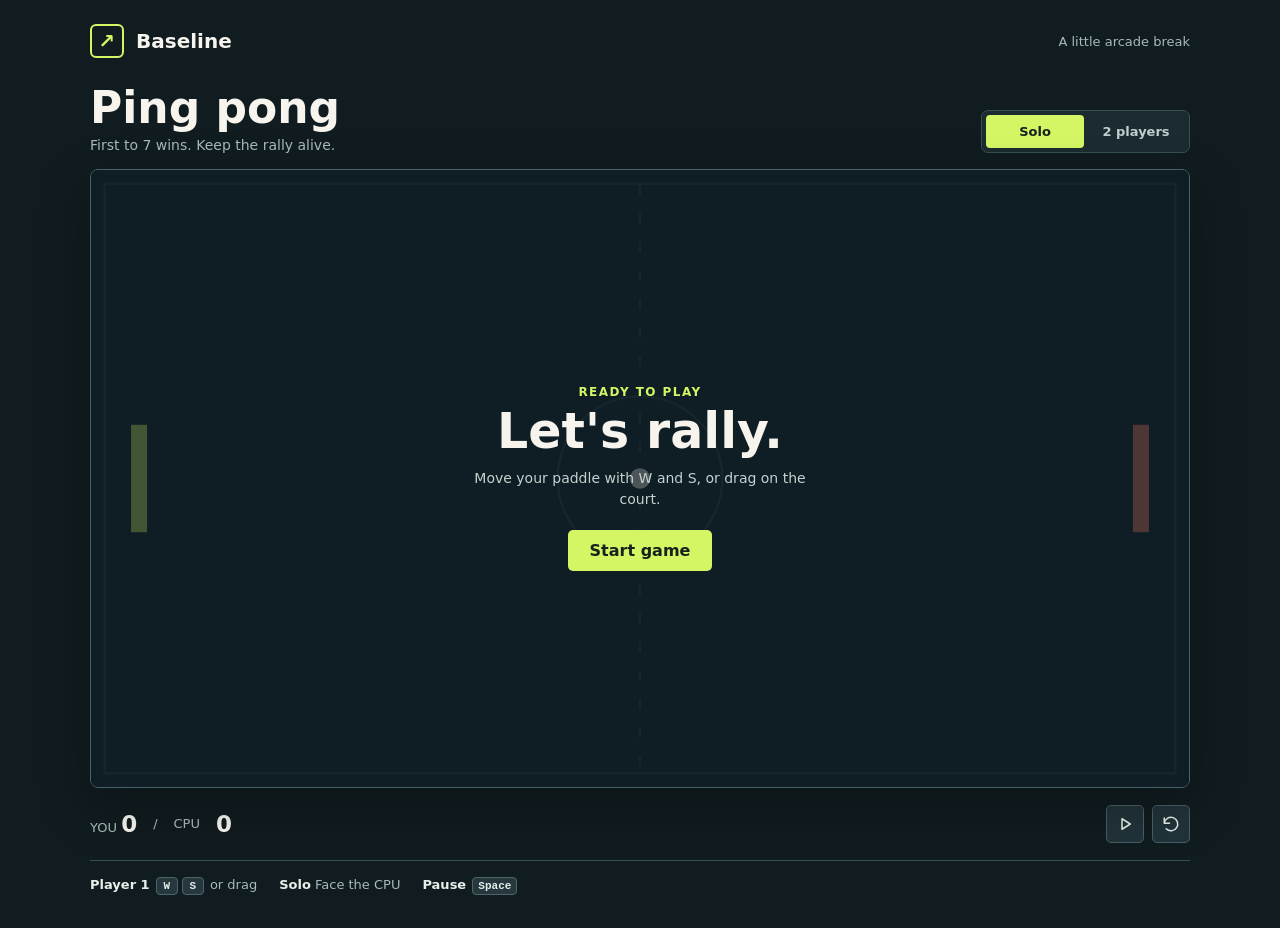
<file: ping-pong-game/index.html>
<!doctype html>
<html lang="en">
<head>
  <meta charset="utf-8">
  <meta name="viewport" content="width=device-width, initial-scale=1">
  <meta name="theme-color" content="#111c20">
  <title>Baseline | Ping Pong</title>
  <style>
    :root{color-scheme:dark;font-family:Inter,system-ui,-apple-system,"Segoe UI",sans-serif;background:#111c20;color:#f6f4ed}
    *{box-sizing:border-box}body{margin:0;min-height:100vh}button{font:inherit}
    .shell{width:min(1100px,calc(100% - 32px));margin:auto;padding:24px 0 32px}
    header,.topline,.toolbar{display:flex;align-items:center;justify-content:space-between;gap:16px}
    header{margin-bottom:28px}.brand{display:flex;align-items:center;gap:12px;font-size:20px;font-weight:800}
    .brand-mark{display:grid;place-items:center;width:34px;height:34px;border:2px solid #d4f564;border-radius:6px;color:#d4f564}
    .header-note,.subtitle,.help{color:#a8b9b8}.header-note{font-size:13px}
    .topline{align-items:end;margin-bottom:16px}h1{font-size:clamp(28px,4vw,44px);line-height:1;margin:0 0 7px}
    .subtitle{margin:0;font-size:14px}.mode-switch{display:flex;gap:3px;padding:4px;background:#1b2b30;border:1px solid #395052;border-radius:7px}
    .mode-switch button{min-width:98px;padding:9px 12px;border:0;border-radius:4px;background:transparent;color:#bed0ce;cursor:pointer;font-size:13px;font-weight:700}
    .mode-switch button[aria-pressed=true]{background:#d4f564;color:#15201d}
    .game-frame{position:relative;overflow:hidden;width:100%;aspect-ratio:16/9;border:1px solid #486368;border-radius:8px;background:#14262b;box-shadow:0 18px 50px #0004;touch-action:none}
    canvas{display:block;width:100%;height:100%}.overlay{position:absolute;inset:0;display:grid;place-items:center;padding:20px;background:#0e1b21ba;text-align:center}
    .overlay[hidden]{display:none}.overlay-content{max-width:360px}.kicker{color:#d4f564;font-size:12px;font-weight:800;text-transform:uppercase;letter-spacing:.12em}
    h2{margin:7px 0 10px;font-size:clamp(27px,4.5vw,49px);line-height:1.06}.overlay p{margin:0 0 20px;color:#c5d2cf;font-size:14px;line-height:1.5}
    .primary{padding:11px 22px;border:0;border-radius:5px;background:#d4f564;color:#18221c;cursor:pointer;font-weight:800}
    .primary:hover,.mode-switch button[aria-pressed=true]:hover{background:#e2ff87}
    .toolbar{padding:17px 0;border-bottom:1px solid #345054}.scoreline{display:flex;align-items:center;gap:16px;color:#a9bdbb;font-size:13px}
    .scoreline strong{color:#f6f4ed;font-size:23px;font-variant-numeric:tabular-nums}.actions{display:flex;gap:8px}
    .icon-button{display:grid;place-items:center;width:38px;height:38px;border:1px solid #456166;border-radius:5px;background:#213339;color:#e5efea;cursor:pointer}
    .icon-button:hover{background:#304950}.icon-button svg{width:18px;height:18px;fill:none;stroke:currentColor;stroke-width:2;stroke-linecap:round;stroke-linejoin:round}
    .help{display:flex;flex-wrap:wrap;gap:8px 22px;padding-top:16px;font-size:13px}.help b{color:#e8efeb}
    kbd{display:inline-block;min-width:22px;margin:0 2px;padding:2px 5px;border:1px solid #4c6567;border-radius:4px;background:#26383e;color:#e3edeb;text-align:center;font-size:11px;font-weight:700}
    @media(max-width:650px){.shell{width:calc(100% - 20px);padding-top:16px}.header-note{display:none}.topline{align-items:stretch;flex-direction:column}.mode-switch button{flex:1}.game-frame{aspect-ratio:4/3}.scoreline{gap:8px}.scoreline strong{font-size:19px}}
  </style>
</head>
<body>
  <main class="shell">
    <header><div class="brand"><span class="brand-mark" aria-hidden="true">↗</span>Baseline</div><span class="header-note">A little arcade break</span></header>
    <div class="topline">
      <div><h1>Ping pong</h1><p class="subtitle">First to 7 wins. Keep the rally alive.</p></div>
      <div class="mode-switch" role="group" aria-label="Game mode">
        <button id="solo" type="button" aria-pressed="true">Solo</button>
        <button id="duo" type="button" aria-pressed="false">2 players</button>
      </div>
    </div>
    <div class="game-frame" id="frame">
      <canvas id="game" aria-label="Ping pong playfield"></canvas>
      <div class="overlay" id="overlay">
        <div class="overlay-content">
          <div class="kicker" id="kicker">Ready to play</div>
          <h2 id="title">Let's rally.</h2>
          <p id="detail">Move your paddle with W and S, or drag on the court.</p>
          <button class="primary" id="action" type="button">Start game</button>
        </div>
      </div>
    </div>
    <div class="toolbar">
      <div class="scoreline" aria-live="polite"><span>YOU <strong id="score0">0</strong></span><span>/</span><span id="opponent">CPU</span><strong id="score1">0</strong></div>
      <div class="actions">
        <button class="icon-button" id="pause" type="button" title="Pause game" aria-label="Pause game"><svg viewBox="0 0 24 24" aria-hidden="true"><path d="M9 5v14M15 5v14"/></svg></button>
        <button class="icon-button" id="reset" type="button" title="New game" aria-label="New game"><svg viewBox="0 0 24 24" aria-hidden="true"><path d="M3 11a9 9 0 1 1 2.6 7.4M3 4v7h7"/></svg></button>
      </div>
    </div>
    <div class="help"><span><b>Player 1</b> <kbd>W</kbd><kbd>S</kbd> or drag</span><span id="help2"><b>Solo</b> Face the CPU</span><span><b>Pause</b> <kbd>Space</kbd></span></div>
  </main>
  <script>
    (() => {
      const W=960,H=540,PW=14,PH=94,R=9,edge=35;
      const byId=id=>document.getElementById(id);
      const canvas=byId('game'),ctx=canvas.getContext('2d'),frame=byId('frame');
      const overlay=byId('overlay'),pauseButton=byId('pause');
      const paddles=[{x:edge,y:(H-PH)/2},{x:W-edge-PW,y:(H-PH)/2}];
      const ball={x:W/2,y:H/2,vx:0,vy:0},scores=[0,0],keys=new Set();
      let mode='solo',phase='ready',serveDirection=1,lastTime=0,pointer=false;
      const clamp=(n,a,b)=>Math.max(a,Math.min(b,n));
      function resize(){
        const dpr=Math.min(devicePixelRatio||1,2);
        canvas.width=Math.round(canvas.clientWidth*dpr);
        canvas.height=Math.round(canvas.clientHeight*dpr);
        ctx.setTransform(canvas.width/W,0,0,canvas.height/H,0,0);
        draw();
      }
      function message(kicker,title,detail,action){
        byId('kicker').textContent=kicker;byId('title').textContent=title;
        byId('detail').textContent=detail;byId('action').textContent=action;
        overlay.hidden=false;
      }
      function pauseIcon(){
        const playing=phase==='playing';
        pauseButton.title=playing?'Pause game':'Resume game';
        pauseButton.setAttribute('aria-label',pauseButton.title);
        pauseButton.innerHTML=playing
          ?'<svg viewBox="0 0 24 24" aria-hidden="true"><path d="M9 5v14M15 5v14"/></svg>'
          :'<svg viewBox="0 0 24 24" aria-hidden="true"><path d="m8 5 11 7-11 7z"/></svg>';
      }
      function centerBall(){ball.x=W/2;ball.y=H/2;ball.vx=ball.vy=0}
      function serve(){
        centerBall();
        const angle=Math.random()*.8-.4;
        ball.vx=serveDirection*350*Math.cos(angle);
        ball.vy=350*Math.sin(angle);
        resume();
      }
      function resume(){phase='playing';overlay.hidden=true;pauseIcon()}
      function newGame(){
        scores[0]=scores[1]=0;
        byId('score0').textContent=byId('score1').textContent='0';
        paddles.forEach(p=>p.y=(H-PH)/2);
        serveDirection=Math.random()<.5?-1:1;
        centerBall();phase='ready';
        message('Ready to play',"Let's rally.",mode==='solo'?'Move your paddle with W and S, or drag on the court.':'Player 1 uses W and S. Player 2 uses the arrow keys.','Start game');
        pauseIcon();draw();
      }
      function setMode(next){
        mode=next;
        byId('solo').setAttribute('aria-pressed',String(mode==='solo'));
        byId('duo').setAttribute('aria-pressed',String(mode==='duo'));
        byId('opponent').textContent=mode==='solo'?'CPU':'P2';
        byId('help2').innerHTML=mode==='solo'?'<b>Solo</b> Face the CPU':'<b>Player 2</b> <kbd>↑</kbd><kbd>↓</kbd>';
        newGame();
      }
      function point(side){
        scores[side]++;
        byId('score'+side).textContent=scores[side];
        centerBall();
        phase=scores[side]>=7?'finished':'ready';
        if(phase==='finished'){
          message('Match point',side===0?'You win!':mode==='solo'?'CPU wins!':'Player 2 wins!','A fresh match is one click away.','Play again');
        }else{
          serveDirection=side===0?-1:1;
          message('Point scored',side===0?'Nice shot.':'Next point.','The next serve is ready.','Continue');
        }
        pauseIcon();
      }
      function bounce(p,direction){
        const offset=clamp((ball.y-(p.y+PH/2))/(PH/2),-1,1);
        const speed=Math.min(Math.hypot(ball.vx,ball.vy)+30,800);
        ball.vx=direction*speed*Math.cos(offset*.85);
        ball.vy=speed*Math.sin(offset*.85);
        ball.x=direction>0?p.x+PW+R:p.x-R;
      }
      function update(dt){
        const move=540*dt;
        if(keys.has('w'))paddles[0].y-=move;
        if(keys.has('s'))paddles[0].y+=move;
        if(mode==='duo'){
          if(keys.has('arrowup'))paddles[1].y-=move;
          if(keys.has('arrowdown'))paddles[1].y+=move;
        }else{
          const target=ball.vx>0?ball.y-PH/2:(H-PH)/2;
          paddles[1].y+=clamp(target-paddles[1].y,-360*dt,360*dt);
        }
        paddles.forEach(p=>p.y=clamp(p.y,12,H-PH-12));
        ball.x+=ball.vx*dt;ball.y+=ball.vy*dt;
        if(ball.y-R<13){ball.y=13+R;ball.vy=Math.abs(ball.vy)}
        if(ball.y+R>H-13){ball.y=H-13-R;ball.vy=-Math.abs(ball.vy)}
        const left=paddles[0],right=paddles[1];
        if(ball.vx<0&&ball.x-R<=left.x+PW&&ball.x>left.x&&ball.y+R>=left.y&&ball.y-R<=left.y+PH)bounce(left,1);
        if(ball.vx>0&&ball.x+R>=right.x&&ball.x<right.x+PW&&ball.y+R>=right.y&&ball.y-R<=right.y+PH)bounce(right,-1);
        if(ball.x<-R)point(1);
        if(ball.x>W+R)point(0);
      }
      function draw(){
        ctx.fillStyle='#14262b';ctx.fillRect(0,0,W,H);
        ctx.strokeStyle='#29474b';ctx.lineWidth=2;
        ctx.strokeRect(12,12,W-24,H-24);
        ctx.setLineDash([9,16]);ctx.beginPath();ctx.moveTo(W/2,13);ctx.lineTo(W/2,H-13);ctx.stroke();ctx.setLineDash([]);
        ctx.beginPath();ctx.arc(W/2,H/2,72,0,Math.PI*2);ctx.stroke();
        ctx.fillStyle='#d4f564';ctx.fillRect(paddles[0].x,paddles[0].y,PW,PH);
        ctx.fillStyle='#fc816c';ctx.fillRect(paddles[1].x,paddles[1].y,PW,PH);
        ctx.fillStyle='#f6f4ed';ctx.beginPath();ctx.arc(ball.x,ball.y,R,0,Math.PI*2);ctx.fill();
      }
      function tick(time){
        const dt=Math.min((time-lastTime)/1000||0,.025);
        lastTime=time;if(phase==='playing')update(dt);
        draw();requestAnimationFrame(tick);
      }
      function movePointer(e){
        const rect=frame.getBoundingClientRect();
        const x=(e.clientX-rect.left)/rect.width*W;
        const y=(e.clientY-rect.top)/rect.height*H;
        const index=mode==='duo'&&x>W/2?1:0;
        paddles[index].y=clamp(y-PH/2,12,H-PH-12);
      }
      function toggle(){
        if(phase==='playing'){phase='paused';message('Paused','Take a breath.','Your match is ready when you are.','Resume');pauseIcon()}
        else if(phase==='paused')resume();
        else if(phase==='ready')serve();
        else{newGame();serve()}
      }
      byId('action').addEventListener('click',()=>{
        if(phase==='finished'){newGame();serve()}
        else if(phase==='paused')resume();
        else serve();
      });
      pauseButton.addEventListener('click',toggle);
      byId('reset').addEventListener('click',newGame);
      byId('solo').addEventListener('click',()=>setMode('solo'));
      byId('duo').addEventListener('click',()=>setMode('duo'));
      window.addEventListener('keydown',e=>{
        const key=e.key.toLowerCase();
        if([' ','arrowup','arrowdown'].includes(key))e.preventDefault();
        keys.add(key);
        if(key===' '&&!e.repeat)toggle();
      });
      window.addEventListener('keyup',e=>keys.delete(e.key.toLowerCase()));
      window.addEventListener('blur',()=>{
        keys.clear();
        if(phase==='playing'){phase='paused';message('Paused','Take a breath.','Your match is ready when you are.','Resume');pauseIcon()}
      });
      frame.addEventListener('pointerdown',e=>{pointer=true;frame.setPointerCapture(e.pointerId);movePointer(e)});
      frame.addEventListener('pointermove',e=>{if(pointer)movePointer(e)});
      frame.addEventListener('pointerup',()=>pointer=false);
      frame.addEventListener('pointercancel',()=>pointer=false);
      window.addEventListener('resize',resize);
      newGame();resize();requestAnimationFrame(tick);
    })();
  </script>
</body>
</html>
</file>
